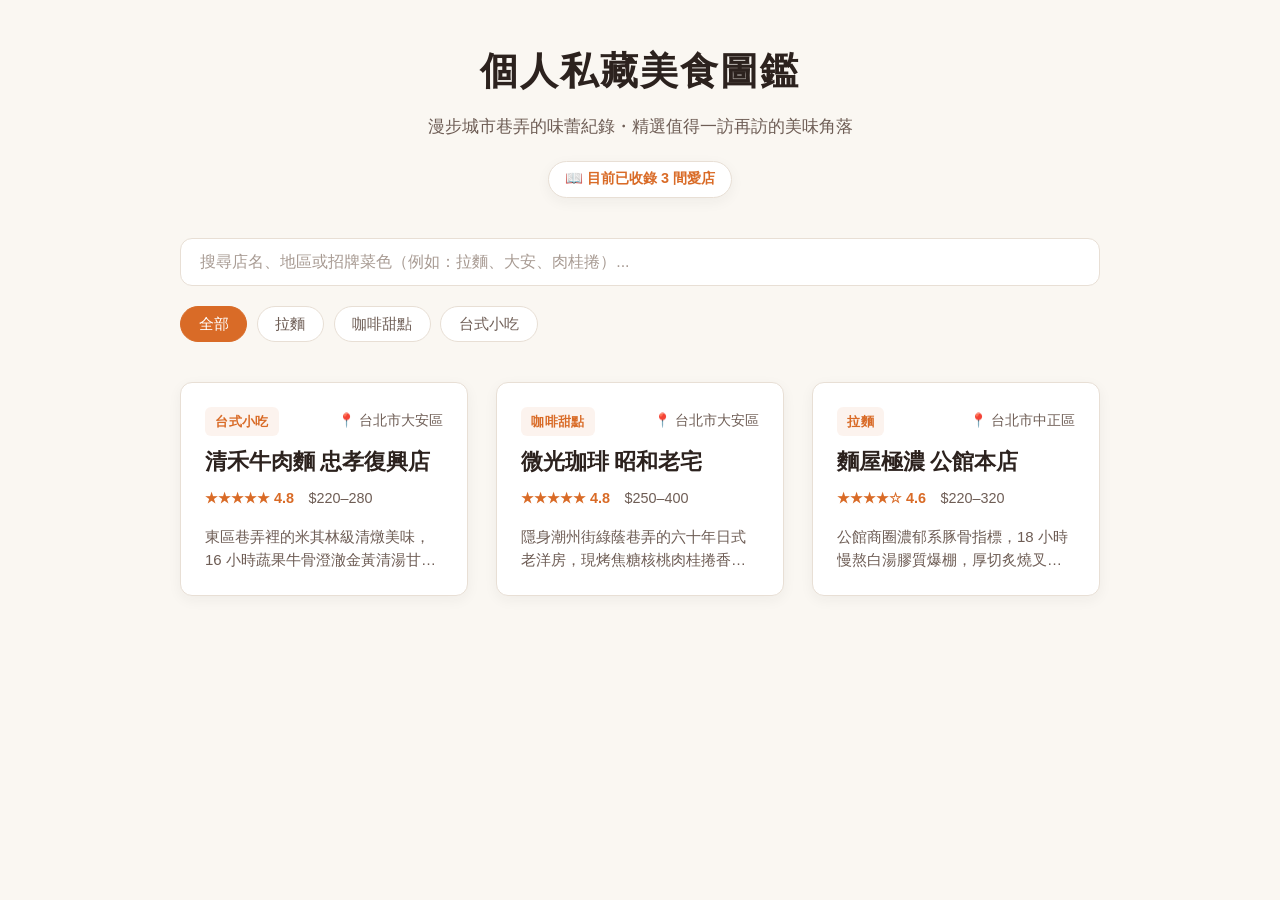
<file: index.html>
<!DOCTYPE html>
<html lang="zh-Hant-TW">
<head>
  <meta charset="UTF-8">
  <meta name="viewport" content="width=device-width, initial-scale=1.0">
  <title>個人私藏美食圖鑑 — My Food Atlas</title>
  <link rel="stylesheet" href="style.css">
</head>
<body>
  <div class="container">
    <!-- 1. Header 區塊 -->
    <header class="site-header">
      <h1 class="site-title">個人私藏美食圖鑑</h1>
      <p class="site-subtitle">漫步城市巷弄的味蕾紀錄・精選值得一訪再訪的美味角落</p>
      <div class="stats-badge">
        <span>📖 目前已收錄 <strong>3</strong> 間愛店</span>
      </div>
    </header>

    <!-- 2. 篩選與搜尋列 -->
    <section class="filter-section" aria-label="美食篩選與搜尋">
      <div class="search-box">
        <input
          type="search"
          id="searchInput"
          class="search-input"
          placeholder="搜尋店名、地區或招牌菜色（例如：拉麵、大安、肉桂捲）..."
          autocomplete="off"
        >
      </div>
      <div class="filter-buttons" role="group" aria-label="分類篩選">
        <button type="button" class="filter-btn active" data-category="all">全部</button>
        <button type="button" class="filter-btn" data-category="拉麵">拉麵</button>
        <button type="button" class="filter-btn" data-category="咖啡甜點">咖啡甜點</button>
        <button type="button" class="filter-btn" data-category="台式小吃">台式小吃</button>
      </div>
    </section>

    <!-- 3. 美食卡片網格 -->
    <main class="place-grid" id="placeGrid">
      <!-- 03. 清禾牛肉麵 忠孝復興店（最新收錄排在最前面） -->
      <a
        href="places/03-dongqu-beef-noodles.html"
        class="place-card"
        data-category="台式小吃"
        data-keywords="清禾牛肉麵 忠孝復興店 台式小吃 台式麵食 清燉牛肉麵 牛肉麵 台北市 大安區 東區 忠孝復興 SOGO 招牌頂級花腱清燉牛肉麵 主廚秘製椒麻紅油抄手 金沙涼瓜佐手作黃金泡菜 清燉 蔬果牛骨湯 牛腱心"
      >
        <div class="card-header">
          <span class="tag">台式小吃</span>
          <span class="location">📍 台北市大安區</span>
        </div>
        <h3 class="card-title">清禾牛肉麵 忠孝復興店</h3>
        <div class="card-meta">
          <span class="rating">★★★★★ 4.8</span>
          <span class="price">$220–280</span>
        </div>
        <p class="card-summary">東區巷弄裡的米其林級清燉美味，16 小時蔬果牛骨澄澈金黃清湯甘醇溫潤，厚切牛腱心軟嫩化口，顛覆對牛肉麵的想像。</p>
      </a>
      <!-- 02. 微光珈琲 昭和老宅（最新收錄排在最前面） -->
      <a
        href="places/02-daan-cinnamon-cafe.html"
        class="place-card"
        data-category="咖啡甜點"
        data-keywords="微光珈琲 昭和老宅 咖啡甜點 台北市 大安區 潮州街 古亭 東門 焦糖核桃手作肉桂捲 昭和風焦糖香草硬布丁 耶加雪菲水洗 手沖單品 不限時 老洋房"
      >
        <div class="card-header">
          <span class="tag">咖啡甜點</span>
          <span class="location">📍 台北市大安區</span>
        </div>
        <h3 class="card-title">微光珈琲 昭和老宅</h3>
        <div class="card-meta">
          <span class="rating">★★★★★ 4.8</span>
          <span class="price">$250–400</span>
        </div>
        <p class="card-summary">隱身潮州街綠蔭巷弄的六十年日式老洋房，現烤焦糖核桃肉桂捲香氣四溢，不限時且處處有插座的高質感沈靜角落。</p>
      </a>

      <!-- 01. 麵屋極濃 公館本店 -->
      <a
        href="places/01-gongguan-ramen.html"
        class="place-card"
        data-category="拉麵"
        data-keywords="麵屋極濃 公館本店 拉麵 台北市 中正區 公館 台大 特製極濃背脂豚骨拉麵 辛味噌炙燒叉燒飯 獨門胡麻溏心蛋 豚骨 大骨湯 叉燒 捷運公館站"
      >
        <div class="card-header">
          <span class="tag">拉麵</span>
          <span class="location">📍 台北市中正區</span>
        </div>
        <h3 class="card-title">麵屋極濃 公館本店</h3>
        <div class="card-meta">
          <span class="rating">★★★★☆ 4.6</span>
          <span class="price">$220–320</span>
        </div>
        <p class="card-summary">公館商圈濃郁系豚骨指標，18 小時慢熬白湯膠質爆棚，厚切炙燒叉燒焦香撲鼻，是下班下課撫慰心靈的深夜熱湯。</p>
      </a>

      <!-- 查無結果提示 -->
      <div id="emptyState" class="empty-state is-hidden">
        <div class="empty-state-title">找不到符合條件的美食</div>
        <p>嘗試換個關鍵字搜尋，或點選上方「全部」分類看看吧！</p>
      </div>
    </main>
  </div>

  <!-- 原生 JavaScript 搜尋與分類篩選邏輯 -->
  <script>
    document.addEventListener('DOMContentLoaded', () => {
      const searchInput = document.getElementById('searchInput');
      const filterBtns = document.querySelectorAll('.filter-btn');
      const placeCards = document.querySelectorAll('.place-card');
      const emptyState = document.getElementById('emptyState');

      let currentCategory = 'all';
      let currentQuery = '';

      function filterPlaces() {
        let visibleCount = 0;
        const query = currentQuery.trim().toLowerCase();

        placeCards.forEach(card => {
          const category = card.getAttribute('data-category');
          const keywords = card.getAttribute('data-keywords') || '';
          const cardText = (card.textContent + ' ' + keywords).toLowerCase();

          const matchesCategory = currentCategory === 'all' || category === currentCategory;
          const matchesQuery = query === '' || cardText.includes(query);

          if (matchesCategory && matchesQuery) {
            card.classList.remove('is-hidden');
            visibleCount++;
          } else {
            card.classList.add('is-hidden');
          }
        });

        if (visibleCount === 0) {
          emptyState.classList.remove('is-hidden');
        } else {
          emptyState.classList.add('is-hidden');
        }
      }

      // 關鍵字即時搜尋監聽
      searchInput.addEventListener('input', (e) => {
        currentQuery = e.target.value;
        filterPlaces();
      });

      // 分類按鈕點擊切換
      filterBtns.forEach(btn => {
        btn.addEventListener('click', () => {
          filterBtns.forEach(b => b.classList.remove('active'));
          btn.classList.add('active');
          currentCategory = btn.getAttribute('data-category');
          filterPlaces();
        });
      });
    });
  </script>
</body>
</html>
</file>
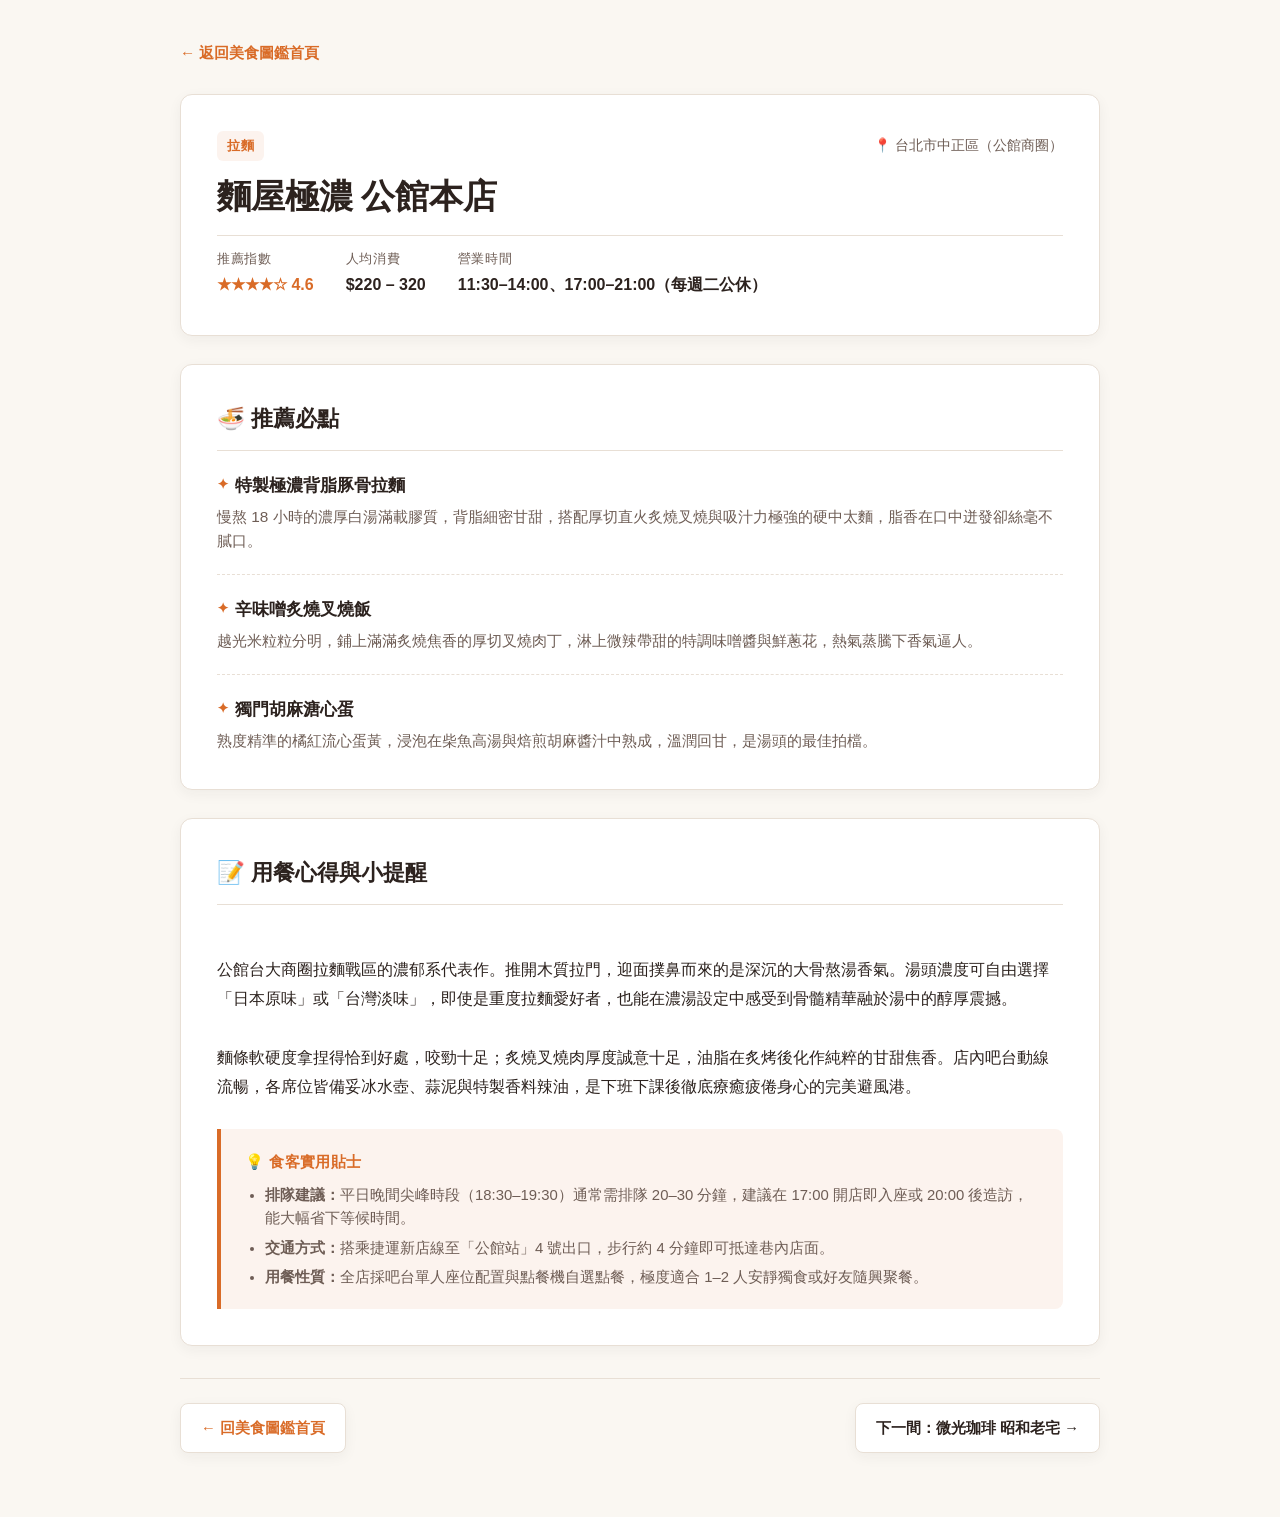
<file: places/01-gongguan-ramen.html>
<!DOCTYPE html>
<html lang="zh-Hant-TW">
<head>
  <meta charset="UTF-8">
  <meta name="viewport" content="width=device-width, initial-scale=1.0">
  <title>麵屋極濃 公館本店 — 個人私藏美食圖鑑</title>
  <link rel="stylesheet" href="../style.css">
</head>
<body>
  <div class="container">
    <!-- 1. 頂部導覽列 -->
    <nav class="detail-nav">
      <a href="../index.html" class="back-link">← 返回美食圖鑑首頁</a>
    </nav>

    <main>
      <!-- 2. 餐廳資訊卡 -->
      <header class="place-header">
        <div class="place-header-top">
          <span class="tag">拉麵</span>
          <span class="location">📍 台北市中正區（公館商圈）</span>
        </div>
        <h1>麵屋極濃 公館本店</h1>
        <div class="place-meta-list">
          <div class="meta-item">
            <span class="meta-label">推薦指數</span>
            <span class="meta-value highlight">★★★★☆ 4.6</span>
          </div>
          <div class="meta-item">
            <span class="meta-label">人均消費</span>
            <span class="meta-value">$220 – 320</span>
          </div>
          <div class="meta-item">
            <span class="meta-label">營業時間</span>
            <span class="meta-value">11:30–14:00、17:00–21:00（每週二公休）</span>
          </div>
        </div>
      </header>

      <!-- 3. 推薦必點 -->
      <section class="must-order">
        <h2 class="section-title">🍜 推薦必點</h2>
        <ul class="dish-list">
          <li class="dish-item">
            <div class="dish-name">特製極濃背脂豚骨拉麵</div>
            <div class="dish-desc">慢熬 18 小時的濃厚白湯滿載膠質，背脂細密甘甜，搭配厚切直火炙燒叉燒與吸汁力極強的硬中太麵，脂香在口中迸發卻絲毫不膩口。</div>
          </li>
          <li class="dish-item">
            <div class="dish-name">辛味噌炙燒叉燒飯</div>
            <div class="dish-desc">越光米粒粒分明，鋪上滿滿炙燒焦香的厚切叉燒肉丁，淋上微辣帶甜的特調味噌醬與鮮蔥花，熱氣蒸騰下香氣逼人。</div>
          </li>
          <li class="dish-item">
            <div class="dish-name">獨門胡麻溏心蛋</div>
            <div class="dish-desc">熟度精準的橘紅流心蛋黃，浸泡在柴魚高湯與焙煎胡麻醬汁中熟成，溫潤回甘，是湯頭的最佳拍檔。</div>
          </li>
        </ul>
      </section>

      <!-- 4. 用餐心得與小提醒 -->
      <section class="review-section">
        <h2 class="section-title">📝 用餐心得與小提醒</h2>
        <div class="review-content">
公館台大商圈拉麵戰區的濃郁系代表作。推開木質拉門，迎面撲鼻而來的是深沉的大骨熬湯香氣。湯頭濃度可自由選擇「日本原味」或「台灣淡味」，即使是重度拉麵愛好者，也能在濃湯設定中感受到骨髓精華融於湯中的醇厚震撼。

麵條軟硬度拿捏得恰到好處，咬勁十足；炙燒叉燒肉厚度誠意十足，油脂在炙烤後化作純粹的甘甜焦香。店內吧台動線流暢，各席位皆備妥冰水壺、蒜泥與特製香料辣油，是下班下課後徹底療癒疲倦身心的完美避風港。
        </div>

        <div class="review-tips">
          <div class="tips-title">💡 食客實用貼士</div>
          <ul class="tips-list">
            <li><strong>排隊建議：</strong>平日晚間尖峰時段（18:30–19:30）通常需排隊 20–30 分鐘，建議在 17:00 開店即入座或 20:00 後造訪，能大幅省下等候時間。</li>
            <li><strong>交通方式：</strong>搭乘捷運新店線至「公館站」4 號出口，步行約 4 分鐘即可抵達巷內店面。</li>
            <li><strong>用餐性質：</strong>全店採吧台單人座位配置與點餐機自選點餐，極度適合 1–2 人安靜獨食或好友隨興聚餐。</li>
          </ul>
        </div>
      </section>

      <!-- 5. 底部導覽 -->
      <nav class="page-footer-nav">
        <a href="../index.html" class="footer-nav-link nav-home">← 回美食圖鑑首頁</a>
        <a href="02-daan-cinnamon-cafe.html" class="footer-nav-link">下一間：微光珈琲 昭和老宅 →</a>
      </nav>
    </main>
  </div>
</body>
</html>
</file>
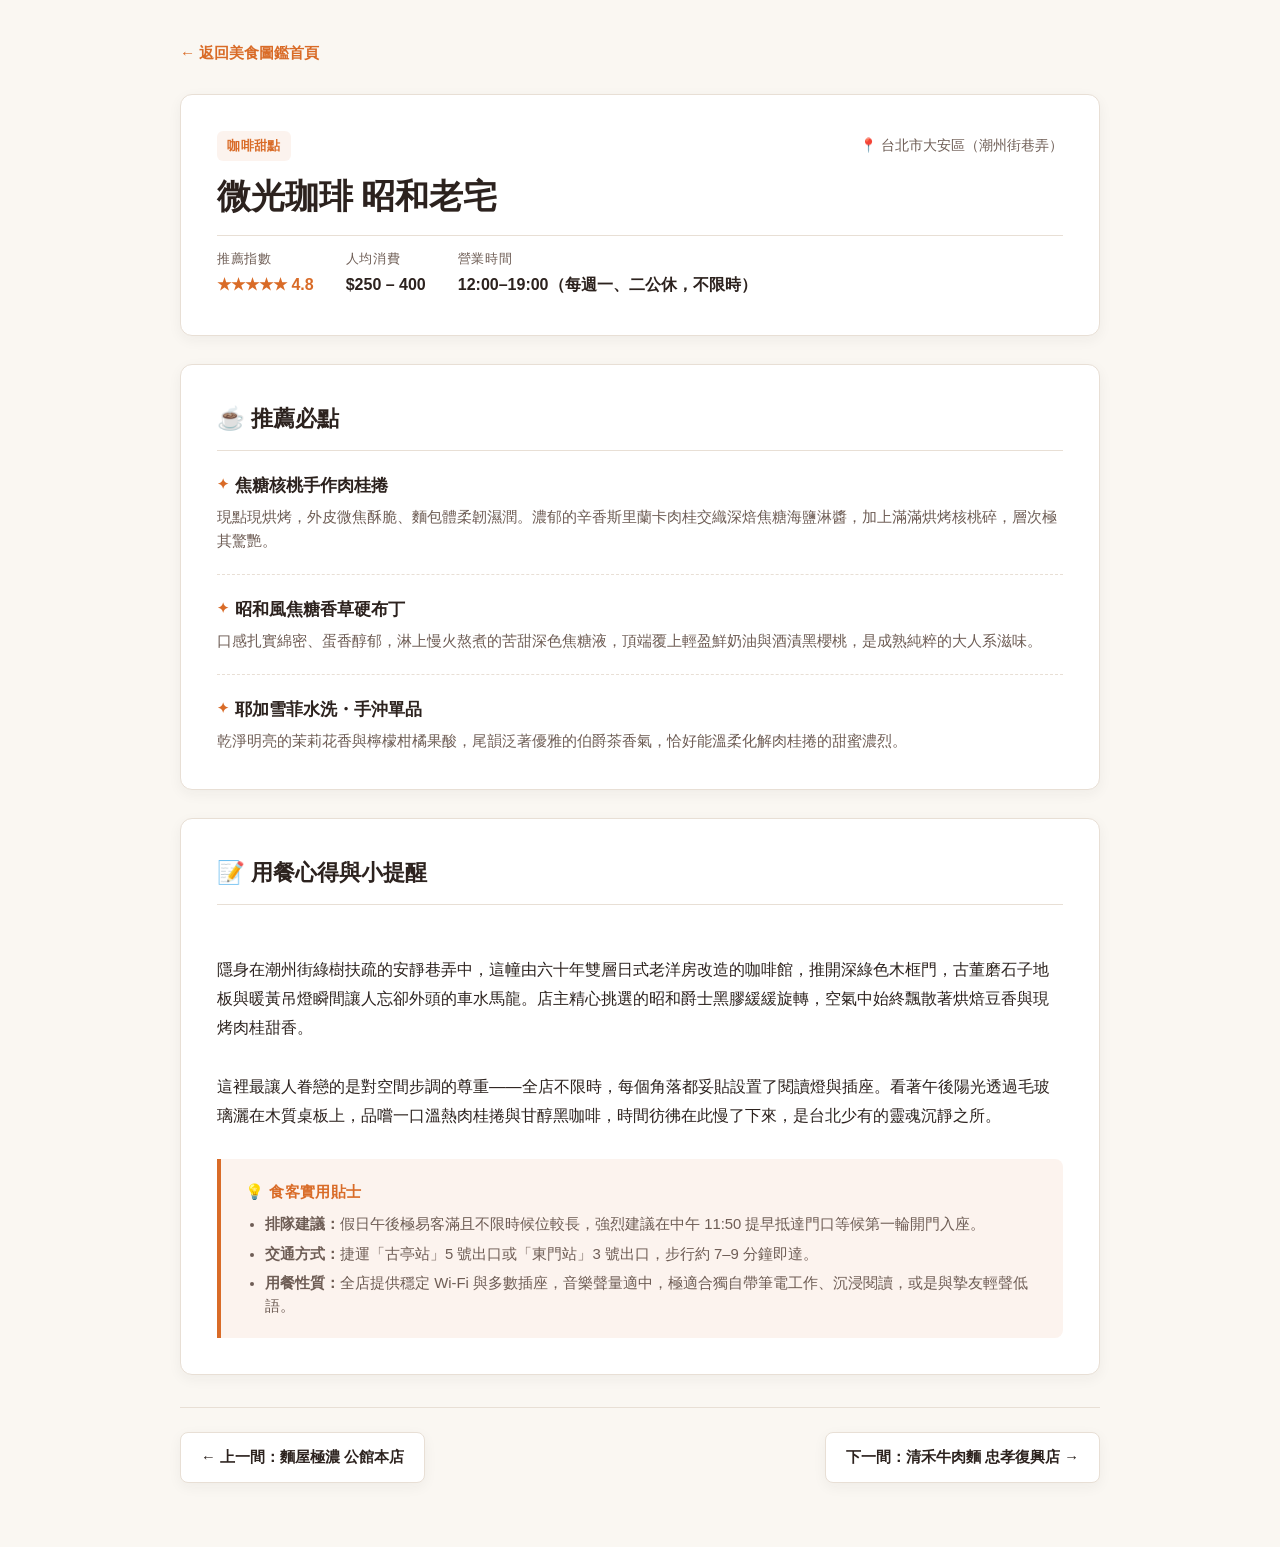
<file: places/02-daan-cinnamon-cafe.html>
<!DOCTYPE html>
<html lang="zh-Hant-TW">
<head>
  <meta charset="UTF-8">
  <meta name="viewport" content="width=device-width, initial-scale=1.0">
  <title>微光珈琲 昭和老宅 — 個人私藏美食圖鑑</title>
  <link rel="stylesheet" href="../style.css">
</head>
<body>
  <div class="container">
    <!-- 1. 頂部導覽列 -->
    <nav class="detail-nav">
      <a href="../index.html" class="back-link">← 返回美食圖鑑首頁</a>
    </nav>

    <main>
      <!-- 2. 餐廳資訊卡 -->
      <header class="place-header">
        <div class="place-header-top">
          <span class="tag">咖啡甜點</span>
          <span class="location">📍 台北市大安區（潮州街巷弄）</span>
        </div>
        <h1>微光珈琲 昭和老宅</h1>
        <div class="place-meta-list">
          <div class="meta-item">
            <span class="meta-label">推薦指數</span>
            <span class="meta-value highlight">★★★★★ 4.8</span>
          </div>
          <div class="meta-item">
            <span class="meta-label">人均消費</span>
            <span class="meta-value">$250 – 400</span>
          </div>
          <div class="meta-item">
            <span class="meta-label">營業時間</span>
            <span class="meta-value">12:00–19:00（每週一、二公休，不限時）</span>
          </div>
        </div>
      </header>

      <!-- 3. 推薦必點 -->
      <section class="must-order">
        <h2 class="section-title">☕ 推薦必點</h2>
        <ul class="dish-list">
          <li class="dish-item">
            <div class="dish-name">焦糖核桃手作肉桂捲</div>
            <div class="dish-desc">現點現烘烤，外皮微焦酥脆、麵包體柔韌濕潤。濃郁的辛香斯里蘭卡肉桂交織深焙焦糖海鹽淋醬，加上滿滿烘烤核桃碎，層次極其驚艷。</div>
          </li>
          <li class="dish-item">
            <div class="dish-name">昭和風焦糖香草硬布丁</div>
            <div class="dish-desc">口感扎實綿密、蛋香醇郁，淋上慢火熬煮的苦甜深色焦糖液，頂端覆上輕盈鮮奶油與酒漬黑櫻桃，是成熟純粹的大人系滋味。</div>
          </li>
          <li class="dish-item">
            <div class="dish-name">耶加雪菲水洗・手沖單品</div>
            <div class="dish-desc">乾淨明亮的茉莉花香與檸檬柑橘果酸，尾韻泛著優雅的伯爵茶香氣，恰好能溫柔化解肉桂捲的甜蜜濃烈。</div>
          </li>
        </ul>
      </section>

      <!-- 4. 用餐心得與小提醒 -->
      <section class="review-section">
        <h2 class="section-title">📝 用餐心得與小提醒</h2>
        <div class="review-content">
隱身在潮州街綠樹扶疏的安靜巷弄中，這幢由六十年雙層日式老洋房改造的咖啡館，推開深綠色木框門，古董磨石子地板與暖黃吊燈瞬間讓人忘卻外頭的車水馬龍。店主精心挑選的昭和爵士黑膠緩緩旋轉，空氣中始終飄散著烘焙豆香與現烤肉桂甜香。

這裡最讓人眷戀的是對空間步調的尊重——全店不限時，每個角落都妥貼設置了閱讀燈與插座。看著午後陽光透過毛玻璃灑在木質桌板上，品嚐一口溫熱肉桂捲與甘醇黑咖啡，時間彷彿在此慢了下來，是台北少有的靈魂沉靜之所。
        </div>

        <div class="review-tips">
          <div class="tips-title">💡 食客實用貼士</div>
          <ul class="tips-list">
            <li><strong>排隊建議：</strong>假日午後極易客滿且不限時候位較長，強烈建議在中午 11:50 提早抵達門口等候第一輪開門入座。</li>
            <li><strong>交通方式：</strong>捷運「古亭站」5 號出口或「東門站」3 號出口，步行約 7–9 分鐘即達。</li>
            <li><strong>用餐性質：</strong>全店提供穩定 Wi-Fi 與多數插座，音樂聲量適中，極適合獨自帶筆電工作、沉浸閱讀，或是與摯友輕聲低語。</li>
          </ul>
        </div>
      </section>

      <!-- 5. 底部導覽 -->
      <nav class="page-footer-nav">
        <a href="01-gongguan-ramen.html" class="footer-nav-link">← 上一間：麵屋極濃 公館本店</a>
        <a href="03-dongqu-beef-noodles.html" class="footer-nav-link">下一間：清禾牛肉麵 忠孝復興店 →</a>
      </nav>
    </main>
  </div>
</body>
</html>
</file>
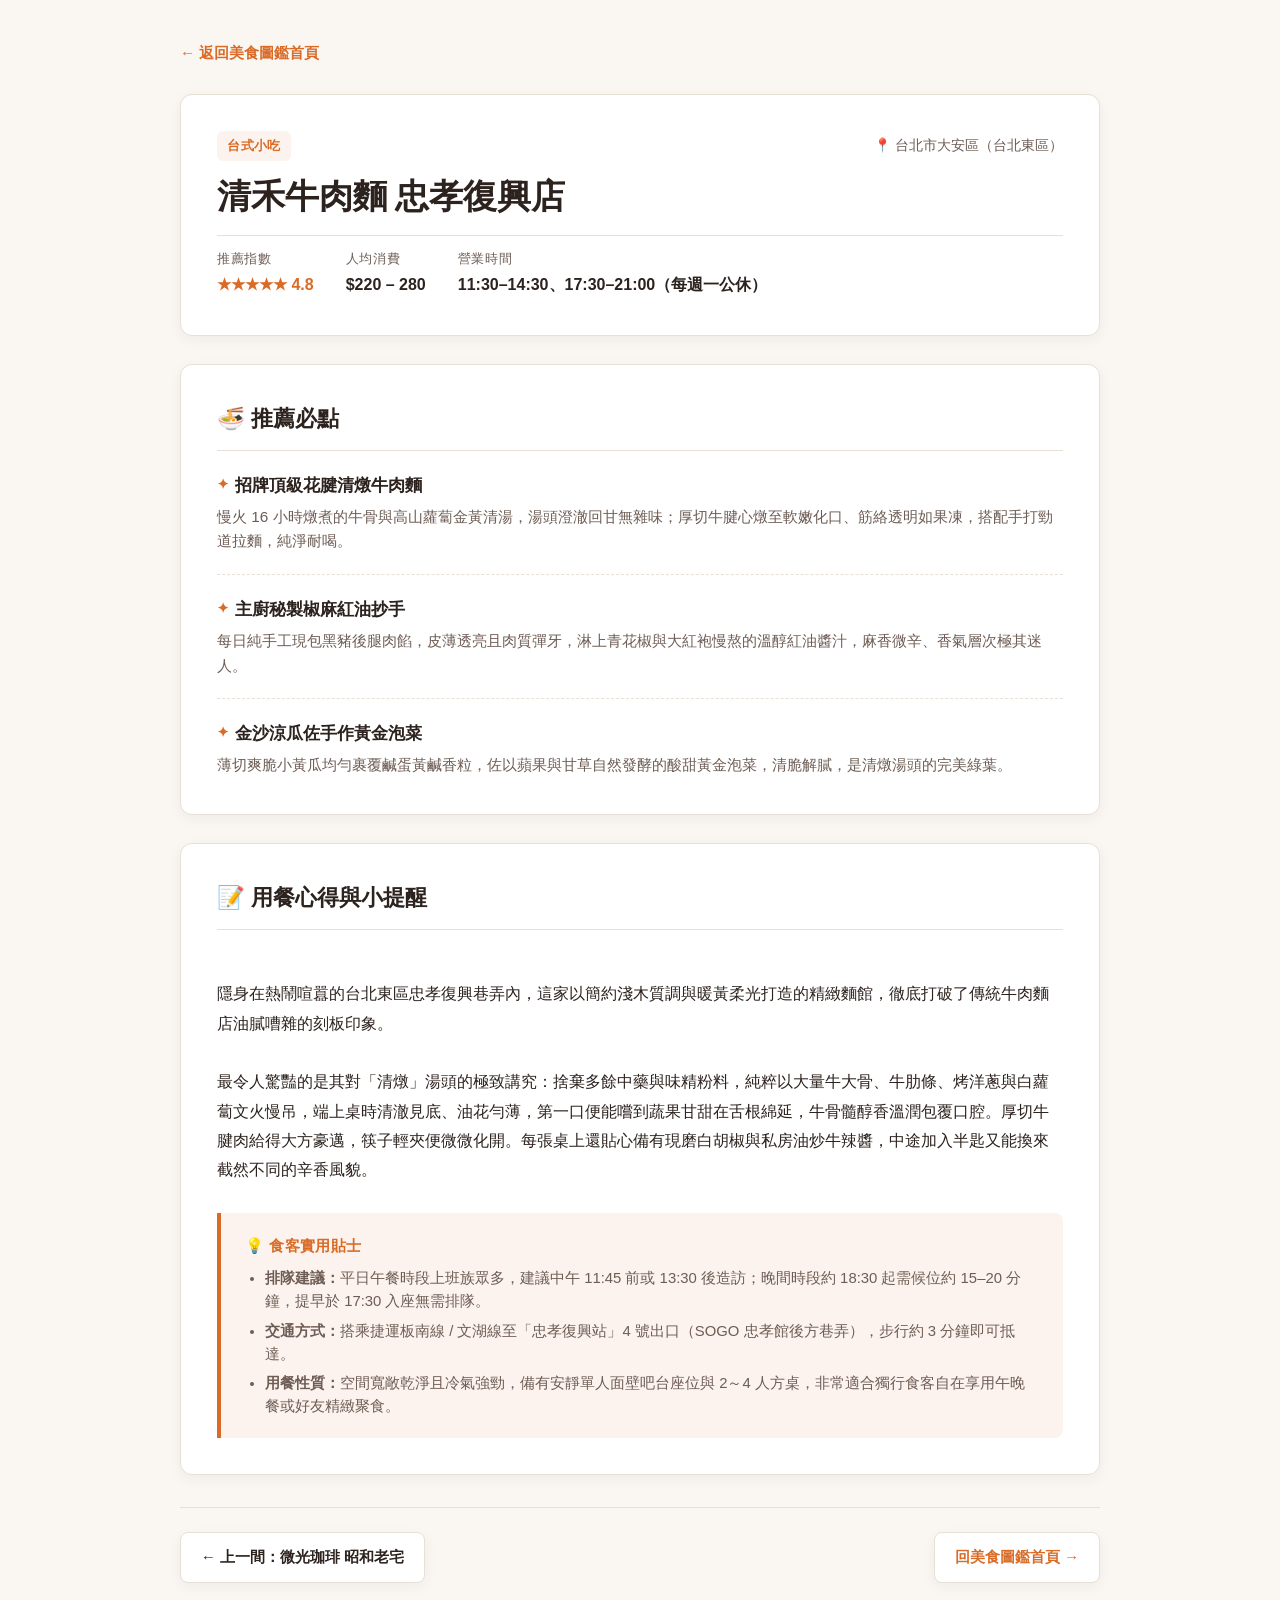
<file: places/03-dongqu-beef-noodles.html>
<!DOCTYPE html>
<html lang="zh-Hant-TW">
<head>
  <meta charset="UTF-8">
  <meta name="viewport" content="width=device-width, initial-scale=1.0">
  <title>清禾牛肉麵 忠孝復興店 — 個人私藏美食圖鑑</title>
  <link rel="stylesheet" href="../style.css">
</head>
<body>
  <div class="container">
    <!-- 1. 頂部導覽列 -->
    <nav class="detail-nav">
      <a href="../index.html" class="back-link">← 返回美食圖鑑首頁</a>
    </nav>

    <main>
      <!-- 2. 餐廳資訊卡 -->
      <header class="place-header">
        <div class="place-header-top">
          <span class="tag">台式小吃</span>
          <span class="location">📍 台北市大安區（台北東區）</span>
        </div>
        <h1>清禾牛肉麵 忠孝復興店</h1>
        <div class="place-meta-list">
          <div class="meta-item">
            <span class="meta-label">推薦指數</span>
            <span class="meta-value highlight">★★★★★ 4.8</span>
          </div>
          <div class="meta-item">
            <span class="meta-label">人均消費</span>
            <span class="meta-value">$220 – 280</span>
          </div>
          <div class="meta-item">
            <span class="meta-label">營業時間</span>
            <span class="meta-value">11:30–14:30、17:30–21:00（每週一公休）</span>
          </div>
        </div>
      </header>

      <!-- 3. 推薦必點 -->
      <section class="must-order">
        <h2 class="section-title">🍜 推薦必點</h2>
        <ul class="dish-list">
          <li class="dish-item">
            <div class="dish-name">招牌頂級花腱清燉牛肉麵</div>
            <div class="dish-desc">慢火 16 小時燉煮的牛骨與高山蘿蔔金黃清湯，湯頭澄澈回甘無雜味；厚切牛腱心燉至軟嫩化口、筋絡透明如果凍，搭配手打勁道拉麵，純淨耐喝。</div>
          </li>
          <li class="dish-item">
            <div class="dish-name">主廚秘製椒麻紅油抄手</div>
            <div class="dish-desc">每日純手工現包黑豬後腿肉餡，皮薄透亮且肉質彈牙，淋上青花椒與大紅袍慢熬的溫醇紅油醬汁，麻香微辛、香氣層次極其迷人。</div>
          </li>
          <li class="dish-item">
            <div class="dish-name">金沙涼瓜佐手作黃金泡菜</div>
            <div class="dish-desc">薄切爽脆小黃瓜均勻裹覆鹹蛋黃鹹香粒，佐以蘋果與甘草自然發酵的酸甜黃金泡菜，清脆解膩，是清燉湯頭的完美綠葉。</div>
          </li>
        </ul>
      </section>

      <!-- 4. 用餐心得與小提醒 -->
      <section class="review-section">
        <h2 class="section-title">📝 用餐心得與小提醒</h2>
        <div class="review-content">
隱身在熱鬧喧囂的台北東區忠孝復興巷弄內，這家以簡約淺木質調與暖黃柔光打造的精緻麵館，徹底打破了傳統牛肉麵店油膩嘈雜的刻板印象。

最令人驚豔的是其對「清燉」湯頭的極致講究：捨棄多餘中藥與味精粉料，純粹以大量牛大骨、牛肋條、烤洋蔥與白蘿蔔文火慢吊，端上桌時清澈見底、油花勻薄，第一口便能嚐到蔬果甘甜在舌根綿延，牛骨髓醇香溫潤包覆口腔。厚切牛腱肉給得大方豪邁，筷子輕夾便微微化開。每張桌上還貼心備有現磨白胡椒與私房油炒牛辣醬，中途加入半匙又能換來截然不同的辛香風貌。
        </div>

        <div class="review-tips">
          <div class="tips-title">💡 食客實用貼士</div>
          <ul class="tips-list">
            <li><strong>排隊建議：</strong>平日午餐時段上班族眾多，建議中午 11:45 前或 13:30 後造訪；晚間時段約 18:30 起需候位約 15–20 分鐘，提早於 17:30 入座無需排隊。</li>
            <li><strong>交通方式：</strong>搭乘捷運板南線 / 文湖線至「忠孝復興站」4 號出口（SOGO 忠孝館後方巷弄），步行約 3 分鐘即可抵達。</li>
            <li><strong>用餐性質：</strong>空間寬敞乾淨且冷氣強勁，備有安靜單人面壁吧台座位與 2～4 人方桌，非常適合獨行食客自在享用午晚餐或好友精緻聚食。</li>
          </ul>
        </div>
      </section>

      <!-- 5. 底部導覽 -->
      <nav class="page-footer-nav">
        <a href="02-daan-cinnamon-cafe.html" class="footer-nav-link">← 上一間：微光珈琲 昭和老宅</a>
        <a href="../index.html" class="footer-nav-link nav-home">回美食圖鑑首頁 →</a>
      </nav>
    </main>
  </div>
</body>
</html>
</file>
<file: style.css>
/* ===================================================
   個人私藏美食圖鑑 (My Food Atlas) - 全站統一樣式表
   視覺風格：溫暖、乾淨的數位美食雜誌質感
   =================================================== */

/* 1. 視覺設計系統 (Design Tokens) */
:root {
  --bg-primary: #FAF7F2;      /* 暖米白 */
  --bg-card: #FFFFFF;         /* 純白卡片背景 */
  --text-primary: #2C221E;    /* 深焙咖啡 */
  --text-secondary: #6E5D55;  /* 暖灰棕 */
  --accent-color: #D96B27;    /* 焦糖橘 */
  --accent-light: rgba(217, 107, 39, 0.08); /* 焦糖橘淺底 */
  --border-color: #E8DFD5;    /* 淺棕線條邊框 */
  --card-radius: 12px;        /* 圓角 */
  --shadow-subtle: 0 4px 14px rgba(44, 34, 30, 0.05);
  --shadow-hover: 0 10px 24px rgba(44, 34, 30, 0.1);
  --font-main: -apple-system, BlinkMacSystemFont, "Segoe UI", "PingFang TC", "Noto Sans TC", "Microsoft JhengHei", sans-serif;
  --font-serif: "Georgia", "Songti TC", "Noto Serif TC", serif;
}

/* 2. 基礎重設與全域樣式 */
* {
  box-sizing: border-box;
  margin: 0;
  padding: 0;
}

body {
  background-color: var(--bg-primary);
  color: var(--text-primary);
  font-family: var(--font-main);
  line-height: 1.65;
  -webkit-font-smoothing: antialiased;
  min-height: 100vh;
}

/* 容器寬度限制與置中 */
.container {
  max-width: 960px;
  margin: 0 auto;
  padding: 2.5rem 1.25rem 4rem 1.25rem;
}

/* 3. 首頁 Header 區塊 */
.site-header {
  text-align: center;
  margin-bottom: 2.5rem;
}

.site-title {
  font-family: var(--font-serif);
  font-size: 2.4rem;
  letter-spacing: 0.05em;
  color: var(--text-primary);
  margin-bottom: 0.6rem;
}

.site-subtitle {
  color: var(--text-secondary);
  font-size: 1.05rem;
  margin-bottom: 1.25rem;
  font-weight: 400;
}

.stats-badge {
  display: inline-flex;
  align-items: center;
  gap: 0.4rem;
  background-color: var(--bg-card);
  color: var(--accent-color);
  border: 1px solid var(--border-color);
  padding: 0.35rem 1rem;
  border-radius: 999px;
  font-size: 0.9rem;
  font-weight: 600;
  box-shadow: var(--shadow-subtle);
}

/* 4. 搜尋與篩選列 */
.filter-section {
  display: flex;
  flex-direction: column;
  gap: 1.25rem;
  margin-bottom: 2.5rem;
}

.search-box {
  position: relative;
  width: 100%;
}

.search-input {
  width: 100%;
  padding: 0.9rem 1.2rem;
  font-size: 1rem;
  color: var(--text-primary);
  background-color: var(--bg-card);
  border: 1px solid var(--border-color);
  border-radius: var(--card-radius);
  outline: none;
  transition: border-color 0.2s ease, box-shadow 0.2s ease;
  font-family: inherit;
}

.search-input::placeholder {
  color: #A89B93;
}

.search-input:focus {
  border-color: var(--accent-color);
  box-shadow: 0 0 0 3px rgba(217, 107, 39, 0.15);
}

.filter-buttons {
  display: flex;
  flex-wrap: wrap;
  gap: 0.6rem;
  align-items: center;
}

.filter-btn {
  background-color: var(--bg-card);
  border: 1px solid var(--border-color);
  color: var(--text-secondary);
  padding: 0.45rem 1.1rem;
  border-radius: 999px;
  font-size: 0.92rem;
  font-weight: 500;
  cursor: pointer;
  transition: all 0.2s ease;
  font-family: inherit;
}

.filter-btn:hover {
  border-color: var(--accent-color);
  color: var(--accent-color);
}

.filter-btn.active {
  background-color: var(--accent-color);
  color: #FFFFFF;
  border-color: var(--accent-color);
}

/* 5. 美食卡片網格 (.place-grid) */
.place-grid {
  display: grid;
  grid-template-columns: repeat(auto-fill, minmax(280px, 1fr));
  gap: 1.75rem;
}

.place-card {
  display: flex;
  flex-direction: column;
  background-color: var(--bg-card);
  border: 1px solid var(--border-color);
  border-radius: var(--card-radius);
  padding: 1.5rem;
  text-decoration: none;
  color: inherit;
  box-shadow: var(--shadow-subtle);
  transition: transform 0.25s ease, box-shadow 0.25s ease, border-color 0.25s ease;
  position: relative;
}

.place-card:hover {
  transform: translateY(-4px);
  box-shadow: var(--shadow-hover);
  border-color: #D6C7B8;
}

.card-header {
  display: flex;
  justify-content: space-between;
  align-items: center;
  margin-bottom: 0.75rem;
}

.tag {
  display: inline-block;
  background-color: var(--accent-light);
  color: var(--accent-color);
  padding: 0.25rem 0.65rem;
  border-radius: 6px;
  font-size: 0.82rem;
  font-weight: 600;
  letter-spacing: 0.02em;
}

.location {
  color: var(--text-secondary);
  font-size: 0.85rem;
  display: flex;
  align-items: center;
  gap: 0.25rem;
}

.card-title {
  font-family: var(--font-serif);
  font-size: 1.35rem;
  font-weight: 700;
  color: var(--text-primary);
  margin-bottom: 0.6rem;
  line-height: 1.35;
}

.card-meta {
  display: flex;
  align-items: center;
  gap: 0.9rem;
  font-size: 0.9rem;
  margin-bottom: 0.85rem;
}

.rating {
  color: var(--accent-color);
  font-weight: 700;
}

.price {
  color: var(--text-secondary);
}

.card-summary {
  color: var(--text-secondary);
  font-size: 0.94rem;
  line-height: 1.55;
  display: -webkit-box;
  -webkit-line-clamp: 2;
  -webkit-box-orient: vertical;
  overflow: hidden;
  margin-top: auto;
}

/* 查無結果提示與通用隱藏類別 */
.is-hidden {
  display: none !important;
}

.empty-state {
  grid-column: 1 / -1;
  text-align: center;
  padding: 3.5rem 1rem;
  background-color: var(--bg-card);
  border-radius: var(--card-radius);
  border: 1px dashed var(--border-color);
  color: var(--text-secondary);
}

.empty-state-title {
  font-size: 1.2rem;
  font-weight: 600;
  color: var(--text-primary);
  margin-bottom: 0.4rem;
}

/* 6. 餐廳詳細頁 (places/xx-xxxx.html) */
.detail-nav {
  margin-bottom: 1.75rem;
}

.back-link {
  display: inline-flex;
  align-items: center;
  gap: 0.4rem;
  color: var(--accent-color);
  text-decoration: none;
  font-size: 0.95rem;
  font-weight: 600;
  transition: opacity 0.2s ease;
}

.back-link:hover {
  opacity: 0.8;
  text-decoration: underline;
}

/* 1) 餐廳資訊卡 (.place-header) */
.place-header {
  background-color: var(--bg-card);
  border: 1px solid var(--border-color);
  border-radius: var(--card-radius);
  padding: 2.25rem;
  margin-bottom: 1.75rem;
  box-shadow: var(--shadow-subtle);
}

.place-header-top {
  display: flex;
  justify-content: space-between;
  align-items: center;
  margin-bottom: 0.9rem;
}

.place-header h1 {
  font-family: var(--font-serif);
  font-size: 2.1rem;
  color: var(--text-primary);
  margin-bottom: 1rem;
  line-height: 1.3;
}

.place-meta-list {
  display: flex;
  flex-wrap: wrap;
  gap: 1.25rem 2rem;
  padding-top: 0.75rem;
  border-top: 1px solid var(--border-color);
}

.meta-item {
  display: flex;
  flex-direction: column;
  gap: 0.2rem;
}

.meta-label {
  font-size: 0.8rem;
  color: var(--text-secondary);
  letter-spacing: 0.05em;
  text-transform: uppercase;
}

.meta-value {
  font-size: 1rem;
  color: var(--text-primary);
  font-weight: 600;
}

.meta-value.highlight {
  color: var(--accent-color);
}

/* 2) 推薦必點 (.must-order) */
.must-order {
  background-color: var(--bg-card);
  border: 1px solid var(--border-color);
  border-radius: var(--card-radius);
  padding: 2.25rem;
  margin-bottom: 1.75rem;
  box-shadow: var(--shadow-subtle);
}

.section-title {
  font-family: var(--font-serif);
  font-size: 1.4rem;
  color: var(--text-primary);
  margin-bottom: 1.25rem;
  display: flex;
  align-items: center;
  gap: 0.5rem;
  padding-bottom: 0.75rem;
  border-bottom: 1px solid var(--border-color);
}

.dish-list {
  list-style: none;
  display: flex;
  flex-direction: column;
  gap: 1.25rem;
}

.dish-item {
  padding-bottom: 1.25rem;
  border-bottom: 1px dashed var(--border-color);
}

.dish-item:last-child {
  border-bottom: none;
  padding-bottom: 0;
}

.dish-name {
  font-size: 1.08rem;
  font-weight: 700;
  color: var(--text-primary);
  margin-bottom: 0.35rem;
  display: flex;
  align-items: center;
  gap: 0.4rem;
}

.dish-name::before {
  content: "✦";
  color: var(--accent-color);
  font-size: 0.85rem;
}

.dish-desc {
  color: var(--text-secondary);
  font-size: 0.96rem;
  line-height: 1.6;
}

/* 3) 用餐心得與小提醒 (.review-section) */
.review-section {
  background-color: var(--bg-card);
  border: 1px solid var(--border-color);
  border-radius: var(--card-radius);
  padding: 2.25rem;
  margin-bottom: 2rem;
  box-shadow: var(--shadow-subtle);
}

.review-content {
  color: var(--text-primary);
  font-size: 1.02rem;
  line-height: 1.8;
  margin-bottom: 1.75rem;
  white-space: pre-line;
}

.review-tips {
  background-color: var(--accent-light);
  border-left: 4px solid var(--accent-color);
  border-radius: 0 8px 8px 0;
  padding: 1.25rem 1.5rem;
}

.tips-title {
  font-weight: 700;
  color: var(--accent-color);
  font-size: 0.95rem;
  margin-bottom: 0.6rem;
  letter-spacing: 0.03em;
}

.tips-list {
  list-style-type: disc;
  padding-left: 1.25rem;
  display: flex;
  flex-direction: column;
  gap: 0.4rem;
  color: var(--text-secondary);
  font-size: 0.93rem;
  line-height: 1.55;
}

/* 4) 底部導覽 (.page-footer-nav) */
.page-footer-nav {
  display: flex;
  justify-content: space-between;
  align-items: center;
  gap: 1rem;
  padding-top: 1.5rem;
  border-top: 1px solid var(--border-color);
}

.footer-nav-link {
  display: inline-flex;
  align-items: center;
  gap: 0.5rem;
  background-color: var(--bg-card);
  border: 1px solid var(--border-color);
  color: var(--text-primary);
  text-decoration: none;
  padding: 0.75rem 1.25rem;
  border-radius: 8px;
  font-size: 0.92rem;
  font-weight: 600;
  box-shadow: var(--shadow-subtle);
  transition: all 0.2s ease;
}

.footer-nav-link:hover {
  border-color: var(--accent-color);
  color: var(--accent-color);
  transform: translateY(-2px);
}

.footer-nav-link.nav-home {
  color: var(--accent-color);
}

.footer-nav-placeholder {
  visibility: hidden;
}

/* 7. 響應式微調 */
@media (max-width: 640px) {
  .container {
    padding: 1.75rem 1rem 3rem 1rem;
  }

  .site-title {
    font-size: 1.85rem;
  }

  .place-grid {
    grid-template-columns: 1fr;
    gap: 1.25rem;
  }

  .place-header,
  .must-order,
  .review-section {
    padding: 1.5rem 1.25rem;
  }

  .place-header h1 {
    font-size: 1.65rem;
  }

  .place-meta-list {
    flex-direction: column;
    gap: 0.85rem;
  }

  .page-footer-nav {
    flex-direction: column;
    align-items: stretch;
  }

  .footer-nav-link {
    justify-content: center;
    text-align: center;
  }
}
</file>
